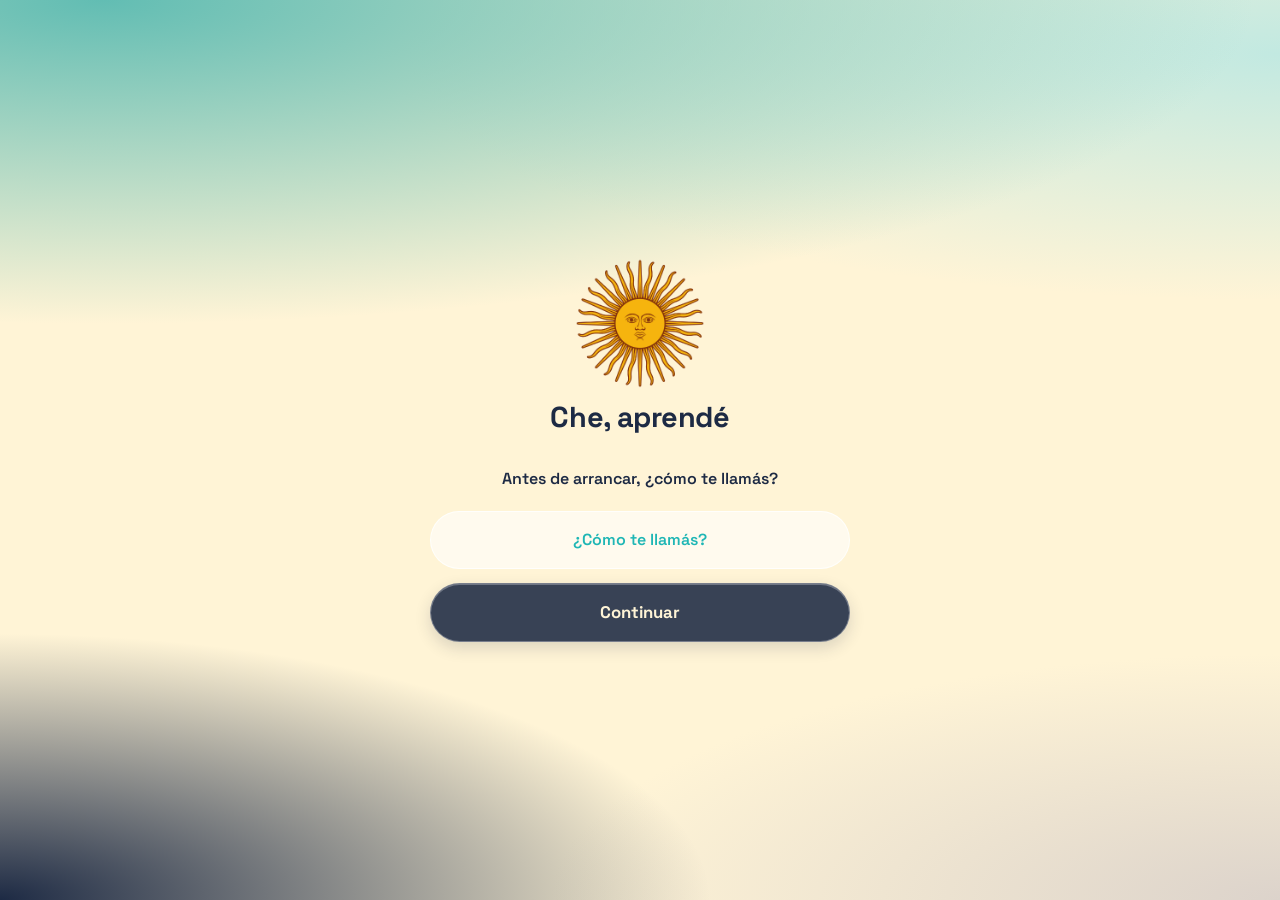
<file: index.html>
<!DOCTYPE html>
<html lang="es">
<head>
  <meta charset="UTF-8" />
  <meta name="viewport" content="width=device-width, initial-scale=1.0, viewport-fit=cover" />
  <meta name="theme-color" content="#bfe2dc" />
  <title>Che, aprendé</title>
  <meta http-equiv="Cache-Control" content="no-cache" />
  <!-- CACHE_VERSION: subí este número cada vez que se publique un cambio,
       asi el celular baja los archivos nuevos en vez de usar la copia guardada. -->
  <link rel="apple-touch-icon" href="icons/apple-touch-icon.png" />
  <link rel="icon" type="image/png" sizes="512x512" href="icons/icon-512.png" />
  <link rel="icon" type="image/png" sizes="32x32" href="icons/favicon-32.png" />
  <link rel="preconnect" href="https://fonts.googleapis.com" />
  <link rel="preconnect" href="https://fonts.gstatic.com" crossorigin />
  <link href="https://fonts.googleapis.com/css2?family=Space+Grotesk:wght@400;500;600;700&display=swap" rel="stylesheet" />
  <link rel="stylesheet" href="css/styles.css?v=48" />
</head>
<body class="estilo-vidrio">
  <div id="onboarding-screen" class="onboarding-screen"></div>
  <div id="provincia-screen" class="provincia-screen"></div>

  <header class="app-header">
    <div class="app-brand">
      <img src="assets/sol.png" alt="" class="app-sol" />
      <h1 id="app-title">Che, aprendé</h1>
    </div>
    <div class="header-actions">
      <span id="header-streak" class="header-streak"></span>
      <button id="lang-toggle" class="lang-badge" type="button" aria-label="Cambiar idioma">AR</button>
    </div>
  </header>

  <main class="app-main">
    <section id="view-home" class="view active"><div class="view-body"></div></section>
    <section id="view-gramatica" class="view"><div class="view-body"></div></section>
    <section id="view-vocabulario" class="view"><div class="view-body"></div></section>
    <section id="view-produccion" class="view"><div class="view-body"></div></section>
    <section id="view-lectura" class="view"><div class="view-body"></div></section>
    <section id="view-aventura" class="view"><div class="view-body"></div></section>
    <section id="view-ajustes" class="view"><div class="view-body"></div></section>
  </main>

  <!-- Barra de abajo: igual en toda la app. Para sumar un botón, copiá uno y cambiá data-view, el ícono y el texto. -->
  <nav class="bottom-nav" aria-label="Menú principal">
    <div class="nav-bar">
      <button class="nav-btn active" data-view="home" type="button">
        <svg class="nav-ico" viewBox="0 0 24 24" aria-hidden="true"><path d="M3 9l9-7 9 7v11a2 2 0 0 1-2 2H5a2 2 0 0 1-2-2z"/><polyline points="9 22 9 12 15 12 15 22"/></svg>
        <span class="lbl" data-i18n="nav_home">Inicio</span>
      </button>
      <button class="nav-btn" data-view="ajustes" type="button">
        <svg class="nav-ico" viewBox="0 0 24 24" aria-hidden="true"><circle cx="12" cy="12" r="3"/><path d="M19.4 15a1.65 1.65 0 0 0 .33 1.82l.06.06a2 2 0 0 1 0 2.83 2 2 0 0 1-2.83 0l-.06-.06a1.65 1.65 0 0 0-1.82-.33 1.65 1.65 0 0 0-1 1.51V21a2 2 0 0 1-2 2 2 2 0 0 1-2-2v-.09A1.65 1.65 0 0 0 9 19.4a1.65 1.65 0 0 0-1.82.33l-.06.06a2 2 0 0 1-2.83 0 2 2 0 0 1 0-2.83l.06-.06a1.65 1.65 0 0 0 .33-1.82 1.65 1.65 0 0 0-1.51-1H3a2 2 0 0 1-2-2 2 2 0 0 1 2-2h.09A1.65 1.65 0 0 0 4.6 9a1.65 1.65 0 0 0-.33-1.82l-.06-.06a2 2 0 0 1 0-2.83 2 2 0 0 1 2.83 0l.06.06a1.65 1.65 0 0 0 1.82.33H9a1.65 1.65 0 0 0 1-1.51V3a2 2 0 0 1 2-2 2 2 0 0 1 2 2v.09a1.65 1.65 0 0 0 1 1.51 1.65 1.65 0 0 0 1.82-.33l.06-.06a2 2 0 0 1 2.83 0 2 2 0 0 1 0 2.83l-.06.06a1.65 1.65 0 0 0-.33 1.82V9a1.65 1.65 0 0 0 1.51 1H21a2 2 0 0 1 2 2 2 2 0 0 1-2 2h-.09a1.65 1.65 0 0 0-1.51 1z"/></svg>
        <span class="lbl" data-i18n="nav_settings">Ajustes</span>
      </button>
    </div>
  </nav>

  <!-- datos -->
  <script src="data/vocab.data.js?v=48"></script>
  <script src="data/grammar.data.js?v=48"></script>
  <script src="data/grammar.de.data.js?v=48"></script>
  <script src="data/produccion.data.js?v=48"></script>
  <script src="data/provincias.data.js?v=48"></script>
  <script src="data/verbos.data.js?v=48"></script>
  <script src="data/camino.data.js?v=48"></script>
  <script src="data/mapa.data.js?v=48"></script>
  <script src="data/de/vocab.de.data.js?v=48"></script>
  <script src="data/de/verbos.de.data.js?v=48"></script>
  <script src="data/de/camino.de.data.js?v=48"></script>
  <script src="data/de/mapa.de.data.js?v=48"></script>
  <!-- lógica -->
  <script src="js/storage.js?v=48"></script>
  <script src="js/i18n.js?v=48"></script>
  <script src="js/streak.js?v=48"></script>
  <script src="js/util.js?v=48"></script>
  <script src="js/exercise.js?v=48"></script>
  <script src="js/conjugador.js?v=48"></script>
  <script src="js/conjugador.de.js?v=48"></script>
  <script src="js/formats.js?v=48"></script>
  <script src="js/formats.de.js?v=48"></script>
  <script src="js/dificultad.js?v=48"></script>
  <script src="js/idioma.js?v=48"></script>
  <script src="js/packs.js?v=48"></script>
  <script src="js/mapa.js?v=48"></script>
  <script src="js/aventura.js?v=48"></script>
  <script src="js/vocab.js?v=48"></script>
  <script src="js/grammar.js?v=48"></script>
  <script src="js/produccion.js?v=48"></script>
  <script src="js/lectura.js?v=48"></script>
  <script src="js/app.js?v=48"></script>
</body>
</html>
</file>
<file: css/styles.css>
/* ---- Variables / temas ----
   Paleta autorizada para toda la app (excepto el contenido propio de cada
   provincia en Lectura, como Buenos Aires, que tiene su propio diseño):
   crema #fff4d6, navy #1d2a44, rosa #d4cdce, cian #1fb6b5,
   blanco #ffffff (textos puntuales de Inicio), menta #b8f7e4 (flechas de Inicio). */
:root {
  --bg: #fff4d6;
  --text: #1d2a44;
  --muted: rgba(29, 42, 68, 0.62);
  --card: #d4cdce;
  --border: #d4cdce;
  --accent: #1fb6b5;
  --accent-ink: #1d2a44;
  --radius: 16px;
  --v2-cream: #fff4d6;
  --v2-navy: #1d2a44;
  --v2-pink: #d4cdce;
  --v2-cyan: #1fb6b5;
  --v2-white: #ffffff;
  --v2-mint: #b8f7e4;
}
* { box-sizing: border-box; }

/* ---- Onboarding ---- */
#onboarding-screen { display: none; }
body.onboarding-active #onboarding-screen {
  display: flex;
  align-items: center;
  justify-content: center;
  min-height: 100vh;
  padding: 24px 16px;
  background: var(--v2-cream);
}
body.onboarding-active .app-header,
body.onboarding-active .app-main,
body.onboarding-active .bottom-nav { display: none; }

.onboarding-card { width: 100%; max-width: 420px; text-align: center; }
.onboarding-sol { width: 130px; height: 130px; margin: 0 auto 8px; display: block; }
.onboarding-title { font-size: 1.8rem; font-weight: 700; color: var(--v2-navy); margin: 4px 0 28px; letter-spacing: -0.01em; }
.onboarding-subtitle { color: var(--v2-navy); font-weight: 600; margin-bottom: 20px; }
.onboarding-input {
  display: block; width: 100%;
  background: var(--v2-pink); border: none; border-radius: 999px;
  padding: 16px 20px; margin-bottom: 14px;
  font: inherit; font-size: 1rem; text-align: center; color: var(--v2-navy);
}
.onboarding-input::placeholder { color: var(--v2-cyan); font-weight: 600; }
.onboarding-continue-btn {
  display: block; width: 100%;
  background: var(--v2-navy); color: var(--v2-cream);
  border: none; border-radius: 999px; padding: 16px;
  font: inherit; font-weight: 700; font-size: 1.05rem; cursor: pointer;
}
.onboarding-continue-btn:active { transform: scale(0.98); }
.onboarding-options { display: grid; gap: 12px; }
.onboarding-option {
  display: flex; align-items: center; justify-content: center;
  width: 100%;
  background: var(--v2-navy); color: var(--v2-cream);
  border: none; border-radius: 999px; padding: 16px;
  cursor: pointer; font: inherit; font-weight: 700; font-size: 1rem;
}
.onboarding-option:active { transform: scale(0.98); }
.onboarding-option:disabled { opacity: 0.4; cursor: not-allowed; }
.onboarding-option:disabled:active { transform: none; }

/* ---- Pantalla completa de provincia (Lectura) ---- */
#provincia-screen { display: none; }
body.provincia-active #provincia-screen {
  display: flex;
  flex-direction: column;
  height: 100vh;
  height: 100dvh;
}
body.provincia-active .app-header,
body.provincia-active .app-main,
body.provincia-active .bottom-nav { display: none; }

.provincia-content { flex: 1 1 auto; overflow-y: auto; -webkit-overflow-scrolling: touch; }
.provincia-back-btn {
  flex: 0 0 auto;
  display: block;
  width: 100%;
  border: none;
  padding: 16px;
  font: inherit;
  font-weight: 700;
  font-size: 1rem;
  cursor: pointer;
}
.provincia-back-btn.generic { background: var(--v2-navy); color: var(--v2-cream); }
/* Excepcion: diseno propio de cada provincia (ej. Buenos Aires), no sigue la paleta general */
.provincia-back-btn.ba { background: #1d2a44; color: #d39e22; border-top: 3px solid #d39e22; }

body {
  margin: 0;
  font-family: "Space Grotesk", system-ui, -apple-system, "Segoe UI", Roboto, sans-serif;
  background: var(--bg);
  color: var(--text);
  line-height: 1.5;
  -webkit-font-smoothing: antialiased;
}

/* ---- Header ---- */
.app-header {
  position: sticky;
  top: 0;
  z-index: 10;
  display: flex;
  align-items: center;
  justify-content: space-between;
  gap: 8px;
  background: var(--v2-cream);
  border-bottom: 3px solid var(--v2-cyan);
  padding: 12px 16px calc(10px + env(safe-area-inset-top));
}
.app-brand { display: flex; align-items: center; gap: 8px; flex: 1 1 auto; min-width: 0; }
.app-sol { width: 32px; height: 32px; flex: 0 0 auto; display: block; }
.app-header h1 {
  flex: 1 1 auto;
  min-width: 0;
  margin: 0;
  font-size: 1.1rem;
  font-weight: 700;
  color: var(--v2-navy);
  letter-spacing: -0.01em;
  white-space: nowrap;
  overflow: hidden;
  text-overflow: ellipsis;
}
.header-actions {
  display: flex;
  align-items: center;
  gap: 8px;
  flex: 0 0 auto;
}
.lang-badge {
  display: flex;
  align-items: center;
  justify-content: center;
  width: 36px;
  height: 36px;
  border-radius: 50%;
  border: none;
  background: var(--v2-pink);
  color: var(--v2-navy);
  font-weight: 700;
  font-size: 0.75rem;
  cursor: pointer;
}
.lang-badge:active { transform: scale(0.95); }

/* ---- Layout ---- */
.app-main {
  max-width: 640px;
  margin: 0 auto;
  padding: 20px 16px 110px;
}
.view { display: none; }
.view.active { display: block; animation: fade 0.18s ease; }
@keyframes fade { from { opacity: 0; transform: translateY(4px); } to { opacity: 1; transform: none; } }

h2 { font-size: 1.3rem; margin: 0 0 6px; letter-spacing: -0.01em; }
.greet { font-size: 1.5rem; }
.muted { color: var(--muted); }
.home-subtitle { margin: 4px 0 0; }
.small { font-size: 0.85rem; }
hr { border: none; border-top: 1px solid var(--border); margin: 22px 0; color: var(--v2-navy); }

/* ---- Botones ---- */
.btn {
  font: inherit;
  font-weight: 700;
  border: none;
  background: var(--v2-navy);
  color: var(--v2-cream);
  padding: 14px 18px;
  border-radius: 999px;
  cursor: pointer;
  transition: transform 0.05s ease, opacity 0.15s ease;
}
.btn:active { transform: scale(0.98); }
.btn.primary { background: var(--v2-navy); color: var(--v2-cream); }
.btn.ghost { background: transparent; color: var(--v2-navy); border: 2px solid var(--v2-navy); }
.btn.danger { background: transparent; color: var(--v2-navy); border: 2px solid var(--v2-navy); }
.btn.wide { display: block; width: 100%; margin-top: 12px; }
.btn:disabled { opacity: 0.5; cursor: default; }

.back-link {
  font: inherit;
  background: none;
  border: none;
  color: var(--v2-navy);
  cursor: pointer;
  padding: 0 0 10px;
  font-weight: 700;
}

/* ---- Inicio ---- */
/* Inicio entra en una pantalla sin scroll: deja justo lugar para la barra de abajo */
body[data-view="home"] .app-main { padding-bottom: 88px; }
.home-grid { display: flex; flex-direction: column; gap: 12px; margin-top: 16px; }
.home-card {
  display: block;
  width: 100%;
  text-align: left;
  border: none;
  background: var(--v2-navy);
  color: var(--v2-cream);
  border-radius: 20px;
  padding: 18px 20px;
  cursor: pointer;
  transition: transform 0.06s ease;
  font: inherit;
}
.home-card:active { transform: scale(0.98); }
.home-card-cyan { background: var(--v2-cyan); }
.home-card-pink { background: var(--v2-pink); }
.hc-title { font-weight: 700; font-size: 1.15rem; color: var(--v2-cream); }
.hc-title-navy { color: var(--v2-navy); }
.hc-sub { color: var(--v2-cyan); font-size: 0.9rem; margin-top: 6px; font-weight: 600; }
.hc-sub-white { color: var(--v2-white); }
.namebox { margin-top: 14px; }

.home-badge {
  display: inline-block;
  background: var(--v2-pink);
  color: var(--v2-navy);
  font-size: 0.75rem;
  font-weight: 700;
  padding: 6px 14px;
  border-radius: 999px;
  margin-bottom: 10px;
}

.home-cta {
  display: inline-flex;
  align-items: center;
  gap: 8px;
  background: var(--v2-cyan);
  color: var(--v2-white);
  font-weight: 700;
  font-size: 0.9rem;
  padding: 12px 20px;
  border-radius: 999px;
  margin-top: 14px;
}
.home-cta-navy { background: var(--v2-navy); }
.home-cta-arrow { color: var(--v2-mint); font-weight: 700; }

.home-progress {
  background: var(--v2-cream);
  border-radius: 999px;
  height: 10px;
  overflow: hidden;
  margin-top: 10px;
}
.home-progress-fill { background: var(--v2-navy); height: 100%; border-radius: 999px; }
/* En una tarjeta navy (la de Aventura) el avance va en cian sobre una pista tenue; si no, el navy se confundiría con la tarjeta */
.home-card-navy .home-progress { background: rgba(255, 244, 214, 0.22); }
.home-card-navy .home-progress-fill { background: var(--v2-cyan); }

.home-row { display: flex; gap: 12px; }
.home-row .home-card { flex: 1; padding: 14px 16px; }
.home-row .hc-title { font-size: 1rem; }
.home-row .hc-sub { font-size: 0.82rem; }

.streak-row { display: flex; align-items: center; gap: 8px; margin-top: 10px; }
/* El saludo y el selector de modo comparten fila (así Inicio no suma altura); con un nombre muy largo, el selector baja */
.home-head { display: flex; align-items: center; justify-content: space-between; flex-wrap: wrap; gap: 6px 12px; margin-bottom: 6px; }
.home-head .greet { margin-bottom: 0; }
.modo-selector { display: flex; padding: 3px; border-radius: 999px; background: var(--v2-pink); }
.modo-btn {
  font: inherit; font-weight: 700; font-size: 0.8rem; padding: 6px 9px; border: none; border-radius: 999px;
  background: transparent; color: var(--v2-navy); cursor: pointer;
}
.modo-btn.activo { background: var(--v2-navy); color: var(--v2-cream); }
.streak-flame { font-size: 1.4rem; line-height: 1; filter: grayscale(1); opacity: 0.4; transition: filter 0.2s ease, opacity 0.2s ease; }
.streak-flame.active { filter: none; opacity: 1; }
.streak-text { font-weight: 600; }

.header-streak { display: flex; align-items: center; gap: 3px; font-weight: 700; font-size: 0.9rem; padding: 0 2px; color: var(--v2-navy); }
.header-streak .streak-flame { font-size: 1.05rem; }

/* ---- Lectura: Buenos Aires (excepcion, diseno propio de esta provincia) ---- */
.ba-header-img { display: block; width: 100%; height: auto; }
.ba-panel {
  position: relative;
  display: block;
  background: #1d2a44;
  border-top: 4px solid #d39e22;
  padding: 22px 20px 30px;
  text-align: center;
  min-height: calc(100% - 145px);
}
.ba-corner-left, .ba-corner-right { position: absolute; top: 0; width: 56px; height: auto; }
.ba-corner-left { left: 0; }
.ba-corner-right { right: 0; }
.ba-sol { width: 44px; height: auto; margin: 0 auto 14px; display: block; }
.ba-title {
  color: #a390bc;
  font-weight: 700;
  font-size: 1.1rem;
  letter-spacing: 0.04em;
  text-transform: uppercase;
  margin: 0 0 16px;
}
.ba-text { color: #a390bc; font-size: 0.95rem; line-height: 1.7; text-align: left; margin: 0 0 14px; }
.ba-escarapela { width: 56px; height: auto; margin: 18px auto 0; display: block; }

/* ---- Tarjetas / paneles ---- */
.card {
  background: var(--card);
  border: none;
  border-radius: var(--radius);
  padding: 20px;
  margin: 12px 0;
  color: var(--v2-navy);
}
.panel { padding: 24px 16px; }
.center { text-align: center; }
.big-emoji { font-size: 2.6rem; margin-bottom: 6px; }

.progress-row { display: flex; justify-content: space-between; align-items: center; margin-bottom: 4px; }

/* ---- Filtros (vocabulario) ---- */
.filter-tabs { display: flex; gap: 6px; margin-bottom: 14px; }
.filter-tab {
  flex: 1;
  font: inherit;
  font-weight: 600;
  font-size: 0.85rem;
  padding: 9px 4px;
  border: none;
  background: var(--v2-pink);
  color: var(--v2-navy);
  border-radius: 999px;
  cursor: pointer;
  text-align: center;
}
.filter-tab.active { background: var(--v2-cyan); color: var(--v2-navy); font-weight: 700; }

/* ---- Flashcard ---- */
.flashcard { text-align: center; }
.flashcard .term { font-size: 1.7rem; font-weight: 700; }
.flashcard .back { margin-top: 16px; padding-top: 16px; border-top: 1px dashed var(--v2-navy); }
.flashcard .hu { font-size: 1.15rem; color: var(--v2-navy); font-weight: 700; }
.flashcard .example { margin-top: 10px; font-style: italic; }
.flashcard .note { margin-top: 10px; }
.hidden { display: none; }
.btn.hidden { display: none; } /* ".btn.wide" tiene más peso que ".hidden" y mostraba "Siguiente" antes de contestar */

.grades { display: grid; grid-template-columns: 1fr 1fr; gap: 8px; margin-top: 12px; }
.btn.grade { padding: 12px 8px; }

/* ---- Gramática / Lectura (listas de tarjetas) ---- */
.topic-card {
  display: block; width: 100%; text-align: left;
  background: var(--v2-navy); border: none;
  color: var(--v2-cream);
  border-radius: 20px; padding: 20px; margin: 10px 0;
  cursor: pointer;
}
.topic-card.done { border: 3px solid var(--v2-cyan); }
.topic-title { font-weight: 700; font-size: 1.05rem; color: var(--v2-cream); }
.topic-sub { color: var(--v2-cyan); font-size: 0.85rem; margin-top: 6px; font-weight: 600; }
.lesson {
  background: var(--v2-pink); border: none;
  border-left: 4px solid var(--v2-cyan);
  border-radius: 12px; padding: 14px 16px; margin: 12px 0;
  color: var(--v2-navy);
}
.examples { margin: 12px 0; padding-left: 18px; }
.examples li { margin: 6px 0; color: var(--muted); }

.question { font-size: 1.15rem; text-align: center; }
.blank {
  display: inline-block; min-width: 54px;
  border-bottom: 2px solid var(--v2-cyan);
  margin: 0 4px; color: transparent; letter-spacing: 2px;
}

.options { display: grid; gap: 10px; }
.btn.option { text-align: center; font-size: 1.05rem; background: var(--v2-navy); color: var(--v2-cream); }
.btn.option.right { background: var(--v2-cyan); color: var(--v2-navy); }
.btn.option.wrong { background: var(--v2-pink); color: var(--v2-navy); opacity: 0.75; }

.inline { display: flex; gap: 8px; margin-top: 4px; }
.inline .text-input { flex: 1; }

.text-input {
  font: inherit;
  width: 100%;
  padding: 13px 16px;
  border: 2px solid transparent;
  border-radius: 999px;
  background: var(--v2-pink);
  color: var(--v2-navy);
}
.text-input::placeholder { color: var(--v2-navy); opacity: 0.55; }
.text-input:focus { outline: none; border-color: var(--v2-cyan); }
.text-input.right { border-color: var(--v2-cyan); }
.text-input.wrong { border-color: var(--v2-navy); }
.hint { margin: 2px 0 10px; }

/* ---- Aventura: el mapa (formas simples; el arte se enchufa desde data/mapa.data.js) ---- */
.av-info {
  position: sticky; z-index: 9; display: flex; align-items: center; gap: 10px;
  padding: 8px 2px; background: var(--v2-cream);
}
.av-info-titulo { font-weight: 700; font-size: 1.15rem; }
.av-info-datos { flex: 1; min-width: 0; }
.av-yo { padding: 8px 14px; font-size: 0.85rem; white-space: nowrap; }

/* El lienzo mantiene la proporción del dibujo (alto = ancho x proporción), y todo adentro se ubica en % */
/* El contenedor de afuera estira el mapa a todo el ancho de la pantalla; el alto del de adentro es un % del ancho de SU padre,
   por eso los dos tienen que medir lo mismo */
.av-mapa-ext { margin: 0 -16px; }
.av-mapa { position: relative; width: 100%; height: 0; overflow: hidden; }
/* Suelo de abajo del mapa: cubre el espacio que la pantalla deja debajo (detrás de la barra), con el color del suelo de la primera zona */
.av-suelo { height: 110px; margin: 0 -16px -110px; background-image: linear-gradient(rgba(29, 42, 68, 0), rgba(29, 42, 68, 0.1)); }
.av-capa { position: absolute; top: 0; left: 0; width: 100%; height: 100%; }
.av-banda.a { fill: var(--v2-pink); opacity: 0.22; }
.av-banda.b { fill: var(--v2-cyan); opacity: 0.1; }
.av-d-cian { fill: var(--v2-cyan); opacity: 0.3; }
.av-d-navy { fill: var(--v2-navy); opacity: 0.09; }
.av-d-rosa { fill: var(--v2-pink); opacity: 0.6; }
.av-trazo { fill: none; stroke-linecap: round; stroke-linejoin: round; stroke-width: 12px; vector-effect: non-scaling-stroke; }
.av-trazo.base { stroke: var(--v2-pink); }
.av-trazo.hecho { stroke: var(--v2-cyan); }

.av-cartel {
  position: absolute; left: 50%; transform: translate(-50%, -50%); z-index: 2;
  display: grid; justify-items: center; padding: 6px 24px; border-radius: 999px; white-space: nowrap; line-height: 1.3;
  background: var(--v2-navy); color: var(--v2-cream);
}
.av-cartel-nombre { font-weight: 700; }
.av-cartel-sub { font-size: 0.72rem; color: var(--v2-cyan); font-weight: 600; }

/* Cada nivel: el botón mide lo mismo en cualquier celular (no se achica con el mapa) */
.av-nodo {
  position: absolute; z-index: 3; transform: translate(-50%, -28px); width: 112px;
  display: flex; flex-direction: column; align-items: center;
  background: none; border: none; padding: 0; font: inherit; color: inherit; cursor: pointer;
  -webkit-tap-highlight-color: transparent;
}
.av-punto {
  width: 56px; height: 56px; border-radius: 50%; display: grid; place-items: center;
  font-weight: 700; font-size: 1.15rem; background: var(--v2-navy); color: var(--v2-cream);
  box-shadow: 0 4px 0 rgba(29, 42, 68, 0.28); transition: transform 0.12s ease;
}
.av-nodo:active .av-punto { transform: scale(0.94); }
.av-nodo.sel .av-punto { transform: scale(1.1); }
.av-nodo.hecho .av-punto { background: var(--v2-cyan); color: var(--v2-navy); }
.av-nodo.bloqueado .av-punto { background: var(--v2-pink); color: var(--v2-navy); opacity: 0.9; box-shadow: none; }
.av-nodo.actual .av-punto {
  box-shadow: 0 0 0 5px var(--v2-cream), 0 0 0 9px var(--v2-cyan);
  animation: av-latido 1.8s ease-in-out infinite;
}
@keyframes av-latido { 0%, 100% { transform: scale(1); } 50% { transform: scale(1.07); } }
@media (prefers-reduced-motion: reduce) { .av-nodo.actual .av-punto { animation: none; } }
.av-pie {
  margin-top: 6px; max-width: 112px; padding: 1px 6px; border-radius: 8px; overflow: hidden;
  font-size: 0.72rem; line-height: 1.15; font-weight: 600; text-align: center;
  background: rgba(255, 244, 214, 0.88);
  display: -webkit-box; -webkit-line-clamp: 2; -webkit-box-orient: vertical;
}
.av-nodo.bloqueado .av-pie { opacity: 0.6; }

.av-estrellas { letter-spacing: 1px; line-height: 1; }
.av-punto .av-estrellas { font-size: 0.72rem; }
.av-estrellas .on { color: var(--v2-cyan); }
.av-estrellas .off { color: var(--v2-navy); opacity: 0.25; }
.av-punto .av-estrellas .on { color: var(--v2-navy); }
.av-punto .av-estrellas .off { opacity: 0.3; }
.panel .av-estrellas { display: block; font-size: 2.2rem; letter-spacing: 6px; margin: 6px 0 4px; }

/* Hoja de abajo con el detalle del nivel tocado (por encima del menú de abajo) */
.av-hoja {
  position: fixed; left: 12px; right: 12px; bottom: calc(92px + env(safe-area-inset-bottom)); z-index: 11;
  max-width: 616px; margin: 0 auto; padding: 16px 18px; border-radius: 22px;
  background: var(--v2-navy); color: var(--v2-cream);
  transform: translateY(calc(100% + 130px)); pointer-events: none; transition: transform 0.2s ease;
}
.av-hoja.abierta { transform: none; pointer-events: auto; }
.av-hoja-cab { display: flex; justify-content: space-between; align-items: flex-start; gap: 12px; }
.av-hoja-titulo { font-weight: 700; font-size: 1.1rem; }
.av-hoja .av-sub { font-size: 0.85rem; color: var(--v2-cyan); font-weight: 600; margin-top: 2px; }
.av-hoja-x { background: none; border: none; color: var(--v2-cream); font-size: 1.2rem; cursor: pointer; padding: 0 2px; }
.av-hoja .av-estrellas { display: block; margin-top: 8px; font-size: 1.4rem; letter-spacing: 4px; }
.av-hoja .av-estrellas .off { color: var(--v2-cream); }
.av-hoja-aviso { margin: 10px 0 0; color: var(--v2-cream); opacity: 0.85; }
.av-hoja .btn.primary { background: var(--v2-cyan); color: var(--v2-navy); }
.av-hoja .btn.ghost { color: var(--v2-cream); border-color: var(--v2-cream); }

.av-cabecera { display: flex; align-items: center; gap: 12px; margin-bottom: 12px; }
.av-salir { padding: 0; white-space: nowrap; }
.av-barra { flex: 1; height: 10px; border-radius: 999px; background: var(--v2-pink); overflow: hidden; }
.av-barra-relleno { height: 100%; background: var(--v2-cyan); border-radius: 999px; transition: width 0.2s ease; }

/* ---- Ordenar la frase / Unir (formatos de Aventura) ---- */
.order-answer {
  min-height: 58px; display: flex; flex-wrap: wrap; align-content: flex-start; gap: 8px;
  padding: 10px; margin-top: 4px; border-radius: 14px;
  background: var(--v2-pink); border: 2px solid transparent;
}
.order-answer.right { border-color: var(--v2-cyan); }
.order-answer.wrong { border-color: var(--v2-navy); }
.order-bank { display: flex; flex-wrap: wrap; gap: 8px; margin: 12px 0 4px; }
.chip {
  font: inherit; font-weight: 600; font-size: 1rem; padding: 9px 14px;
  border: none; border-radius: 999px; cursor: pointer;
  background: var(--v2-navy); color: var(--v2-cream);
}
.chip:active { transform: scale(0.97); }
.order-answer .chip { background: var(--v2-cyan); color: var(--v2-navy); }
.chip:disabled { cursor: default; }
.order-actions { display: flex; gap: 8px; margin-top: 8px; }
.order-actions .btn { flex: 1; }

.match-grid { display: grid; grid-template-columns: 1fr 1fr; gap: 10px; margin-top: 4px; }
.match-col { display: grid; gap: 8px; align-content: start; }
.match-item {
  font: inherit; font-weight: 600; font-size: 0.95rem; padding: 12px 8px; min-height: 52px;
  border: 2px solid transparent; border-radius: 14px; cursor: pointer; text-align: center;
  background: var(--v2-navy); color: var(--v2-cream);
}
.match-item.selected { border-color: var(--v2-cyan); }
.match-item.right { background: var(--v2-cyan); color: var(--v2-navy); cursor: default; }
.match-item.wrong { background: var(--v2-pink); color: var(--v2-navy); }

/* ---- Feedback ---- */
.feedback { margin-top: 12px; border-radius: 14px; }
.feedback.ok, .feedback.no { padding: 14px 16px; }
.feedback.ok { background: var(--v2-pink); border-left: 5px solid var(--v2-cyan); }
.feedback.no { background: var(--v2-navy); }
.fb-head { font-weight: 700; }
.feedback.ok .fb-head { color: var(--v2-navy); }
.feedback.no .fb-head { color: var(--v2-cream); }
.feedback.ok .fb-explain { margin-top: 4px; font-size: 0.92rem; color: var(--v2-navy); opacity: 0.75; }
.feedback.no .fb-explain { margin-top: 4px; font-size: 0.92rem; color: var(--v2-cream); opacity: 0.85; }

/* ---- Ajustes ---- */
.field { display: block; margin: 14px 0; }
.field-label { display: block; font-size: 0.85rem; color: var(--muted); margin-bottom: 6px; }

/* ---- Barra de abajo ----
   Una sola, flotante, igual en todas las pantallas y en los dos modos (solo se esconde en el onboarding
   y en la elección de provincia). La franja de afuera es transparente y no atrapa toques: solo la píldora. */
.bottom-nav {
  position: fixed; bottom: 0; left: 0; right: 0; z-index: 10;
  display: flex; justify-content: center;
  padding: 0 16px calc(12px + env(safe-area-inset-bottom));
  pointer-events: none;
}
.nav-bar {
  pointer-events: auto;
  display: flex; gap: 4px; padding: 6px;
  background: var(--v2-navy); border-radius: 999px;
  box-shadow: 0 6px 18px rgba(29, 42, 68, 0.28);
}
.nav-btn {
  cursor: pointer; min-width: 84px;
  display: flex; flex-direction: column; align-items: center; justify-content: center; gap: 2px;
  background: transparent; border: none; border-radius: 999px;
  color: var(--v2-cream); opacity: 0.8;
  font: inherit; font-weight: 600; font-size: 0.7rem; line-height: 1.2;
  padding: 8px 18px;
  white-space: nowrap;
  transition: background 0.15s ease, color 0.15s ease, opacity 0.15s ease;
}
.nav-btn:active { transform: scale(0.97); }
.nav-btn.active { background: var(--v2-cyan); color: var(--v2-navy); opacity: 1; font-weight: 700; }
.nav-ico {
  width: 22px; height: 22px; display: block;
  fill: none; stroke: currentColor; stroke-width: 2; stroke-linecap: round; stroke-linejoin: round;
}

/* ---- Estilo "vidrio" (toda la app) ----
   Se activa con la clase estilo-vidrio del <body> (en index.html; sacándola vuelve el estilo plano de antes). Mismos
   colores de la paleta, pero con fondo degradado y tarjetas, botones y barra de vidrio (translúcidos).
   El desenfoque (backdrop-filter) solo va en pocos elementos grandes (encabezado, barra, tarjetas de Inicio, tarjetas
   de contenido, hoja del nivel): en las listas largas y en los 164 niveles del mapa sería pesado para celulares viejos.
   Si el celular no soporta el desenfoque, o se pidió menos transparencia, cae a colores sólidos (final de la sección). */
/* Color de la franja de arriba del navegador del celular (hora, isla dinámica): el celeste verdoso del degradado, no el crema de base.
   Va junto con el <meta name="theme-color"> de index.html (el mismo color). */
html:has(body.estilo-vidrio) { background-color: #bfe2dc; }
body.estilo-vidrio { background: transparent; } /* si el body pintara su fondo, taparía el degradado de ::before */
body.estilo-vidrio::before {
  content: ""; position: fixed; inset: 0; z-index: -1; pointer-events: none;
  background:
    radial-gradient(125% 50% at 8% 0%, #62bdb3 0%, rgba(98, 189, 179, 0) 72%),
    radial-gradient(95% 38% at 100% 6%, #c2e9e1 0%, rgba(194, 233, 225, 0) 72%),
    radial-gradient(75% 40% at 0% 100%, #1d2a44 0%, rgba(29, 42, 68, 0) 74%),
    radial-gradient(75% 36% at 100% 100%, #dcd3cb 0%, rgba(220, 211, 203, 0) 76%),
    #fff4d6;
}
body.estilo-vidrio .app-header {
  background: rgba(255, 255, 255, 0.38);
  -webkit-backdrop-filter: blur(16px) saturate(1.3); backdrop-filter: blur(16px) saturate(1.3);
}
body.estilo-vidrio .lang-badge {
  background: rgba(255, 255, 255, 0.3); border: 1.5px solid rgba(255, 255, 255, 0.65);
  -webkit-backdrop-filter: blur(10px); backdrop-filter: blur(10px);
}
body.estilo-vidrio .greet { color: #0f192c; }
body.estilo-vidrio .home-subtitle { color: rgba(29, 42, 68, 0.66); font-weight: 600; }
body.estilo-vidrio .streak-text { color: #c4651b; font-weight: 700; }
body.estilo-vidrio .modo-selector {
  background: rgba(255, 255, 255, 0.34); border: 1.5px solid rgba(255, 255, 255, 0.6);
  -webkit-backdrop-filter: blur(12px); backdrop-filter: blur(12px);
}
body.estilo-vidrio .modo-btn.activo { background: rgba(29, 42, 68, 0.88); }

body.estilo-vidrio .home-grid { gap: 14px; }
body.estilo-vidrio .home-card {
  position: relative; overflow: hidden;
  padding: 20px 22px; border-radius: 28px;
  border: 1.5px solid rgba(255, 255, 255, 0.5);
  box-shadow: 0 10px 30px rgba(29, 42, 68, 0.18), inset 0 1px 0 rgba(255, 255, 255, 0.5);
  -webkit-backdrop-filter: blur(16px) saturate(1.4); backdrop-filter: blur(16px) saturate(1.4);
}
/* Brillo suave en la esquina de arriba (la "luz" del vidrio) */
body.estilo-vidrio .home-card::before {
  content: ""; position: absolute; inset: 0; pointer-events: none; border-radius: inherit;
  background: linear-gradient(135deg, rgba(255, 255, 255, 0.26) 0%, rgba(255, 255, 255, 0) 42%);
}
body.estilo-vidrio .home-card > * { position: relative; }
body.estilo-vidrio .home-card-navy { background: rgba(29, 42, 68, 0.76); }
body.estilo-vidrio .home-card-cyan { background: rgba(212, 243, 229, 0.66); }
body.estilo-vidrio .home-card-pink { background: rgba(212, 205, 206, 0.52); }
body.estilo-vidrio .hc-sub-white { color: rgba(29, 42, 68, 0.78); }
body.estilo-vidrio .home-row .home-card { padding: 16px 18px; }
body.estilo-vidrio .home-badge {
  background: rgba(255, 255, 255, 0.82); border: 1.5px solid rgba(255, 255, 255, 0.9);
}
body.estilo-vidrio .home-progress { background: rgba(255, 255, 255, 0.78); }
body.estilo-vidrio .home-cta {
  background: rgba(31, 182, 181, 0.92); border: 1.5px solid rgba(255, 255, 255, 0.5);
  box-shadow: inset 0 1px 0 rgba(255, 255, 255, 0.4);
}
body.estilo-vidrio .home-cta-navy { background: rgba(29, 42, 68, 0.88); }
body.estilo-vidrio .home-cta .home-cta-arrow { color: #fff; }
body.estilo-vidrio .home-cta-navy .home-cta-arrow { color: var(--v2-cyan); }

body.estilo-vidrio .nav-bar {
  background: rgba(255, 255, 255, 0.76); border: 1.5px solid rgba(255, 255, 255, 0.85);
  box-shadow: 0 10px 30px rgba(29, 42, 68, 0.22), inset 0 1px 0 rgba(255, 255, 255, 0.8);
  -webkit-backdrop-filter: blur(20px) saturate(1.5); backdrop-filter: blur(20px) saturate(1.5);
}
body.estilo-vidrio .nav-btn { color: var(--v2-navy); opacity: 0.85; }
body.estilo-vidrio .nav-btn.active { background: rgba(31, 182, 181, 0.88); color: var(--v2-navy); opacity: 1; box-shadow: inset 0 1px 0 rgba(255, 255, 255, 0.45); }

/* ----- El resto de la app ----- */
/* Pantalla de bienvenida: sin el fondo crema plano, así se ve el degradado */
body.estilo-vidrio.onboarding-active #onboarding-screen { background: transparent; }
body.estilo-vidrio .onboarding-input { background: rgba(255, 255, 255, 0.58); border: 1.5px solid rgba(255, 255, 255, 0.8); }
body.estilo-vidrio .onboarding-continue-btn, body.estilo-vidrio .onboarding-option {
  background: rgba(29, 42, 68, 0.88); border: 1.5px solid rgba(255, 255, 255, 0.32);
  box-shadow: inset 0 1px 0 rgba(255, 255, 255, 0.28), 0 6px 16px rgba(29, 42, 68, 0.16);
}

/* Tarjetas de contenido (pregunta, tarjeta de vocabulario, paneles) */
body.estilo-vidrio .card {
  background: rgba(255, 255, 255, 0.52); border: 1.5px solid rgba(255, 255, 255, 0.75); border-radius: 24px;
  box-shadow: 0 8px 24px rgba(29, 42, 68, 0.12), inset 0 1px 0 rgba(255, 255, 255, 0.7);
  -webkit-backdrop-filter: blur(14px) saturate(1.3); backdrop-filter: blur(14px) saturate(1.3);
}
body.estilo-vidrio .flashcard .back { border-top-color: rgba(29, 42, 68, 0.3); }
body.estilo-vidrio .lesson {
  background: rgba(255, 255, 255, 0.5); border: 1.5px solid rgba(255, 255, 255, 0.75); border-left: 4px solid var(--v2-cyan);
  border-radius: 16px; box-shadow: 0 6px 18px rgba(29, 42, 68, 0.1), inset 0 1px 0 rgba(255, 255, 255, 0.6);
}

/* Botones: azul oscuro de vidrio (los "ghost" son de vidrio claro con borde) */
body.estilo-vidrio .btn {
  background: rgba(29, 42, 68, 0.88); border: 1.5px solid rgba(255, 255, 255, 0.3);
  box-shadow: inset 0 1px 0 rgba(255, 255, 255, 0.25), 0 4px 12px rgba(29, 42, 68, 0.16);
}
body.estilo-vidrio .btn.primary { background: rgba(29, 42, 68, 0.88); }
body.estilo-vidrio .btn.ghost, body.estilo-vidrio .btn.danger {
  background: rgba(255, 255, 255, 0.38); border: 1.5px solid rgba(29, 42, 68, 0.55); box-shadow: inset 0 1px 0 rgba(255, 255, 255, 0.6);
}
body.estilo-vidrio .btn.option.right { background: rgba(31, 182, 181, 0.94); color: var(--v2-navy); }
body.estilo-vidrio .btn.option.wrong { background: rgba(212, 205, 206, 0.82); color: var(--v2-navy); opacity: 0.8; }
body.estilo-vidrio .btn:disabled { opacity: 0.55; }

/* Campos de texto */
body.estilo-vidrio .text-input { background: rgba(255, 255, 255, 0.62); border: 1.5px solid rgba(255, 255, 255, 0.85); box-shadow: inset 0 1px 3px rgba(29, 42, 68, 0.08); }
body.estilo-vidrio .text-input:focus { border-color: var(--v2-cyan); }
body.estilo-vidrio .text-input.right { border-color: var(--v2-cyan); }
body.estilo-vidrio .text-input.wrong { border-color: var(--v2-navy); }

/* Aviso de acierto / error */
body.estilo-vidrio .feedback { border-radius: 18px; }
body.estilo-vidrio .feedback.ok {
  background: rgba(255, 255, 255, 0.62); border: 1.5px solid rgba(255, 255, 255, 0.85); border-left: 5px solid var(--v2-cyan);
  box-shadow: 0 6px 16px rgba(29, 42, 68, 0.1);
}
body.estilo-vidrio .feedback.no { background: rgba(29, 42, 68, 0.88); border: 1.5px solid rgba(255, 255, 255, 0.3); }

/* Filtros, listas de temas, fichas */
body.estilo-vidrio .filter-tab { background: rgba(255, 255, 255, 0.42); border: 1.5px solid rgba(255, 255, 255, 0.75); }
body.estilo-vidrio .filter-tab.active { background: rgba(31, 182, 181, 0.9); border-color: rgba(255, 255, 255, 0.5); }
body.estilo-vidrio .topic-card {
  background: rgba(29, 42, 68, 0.8); border: 1.5px solid rgba(255, 255, 255, 0.35); border-radius: 24px;
  box-shadow: 0 8px 22px rgba(29, 42, 68, 0.16), inset 0 1px 0 rgba(255, 255, 255, 0.3);
}
body.estilo-vidrio .topic-card.done { border: 2px solid var(--v2-cyan); }
body.estilo-vidrio .order-answer { background: rgba(255, 255, 255, 0.5); border: 2px solid rgba(255, 255, 255, 0.8); }
body.estilo-vidrio .order-answer.right { border-color: var(--v2-cyan); }
body.estilo-vidrio .order-answer.wrong { border-color: var(--v2-navy); }
body.estilo-vidrio .chip { background: rgba(29, 42, 68, 0.88); border: 1.5px solid rgba(255, 255, 255, 0.3); }
body.estilo-vidrio .order-answer .chip { background: rgba(31, 182, 181, 0.94); }
body.estilo-vidrio .match-item { background: rgba(29, 42, 68, 0.88); border: 2px solid rgba(255, 255, 255, 0.3); }
body.estilo-vidrio .match-item.selected { border-color: var(--v2-cyan); }
body.estilo-vidrio .match-item.right { background: rgba(31, 182, 181, 0.94); border-color: rgba(255, 255, 255, 0.4); }
body.estilo-vidrio .match-item.wrong { background: rgba(212, 205, 206, 0.9); border-color: rgba(255, 255, 255, 0.5); }

/* Aventura: mapa, niveles, cartel, hoja del nivel, barra de avance */
/* La barra de arriba del mapa ocupa todo el ancho de la pantalla (el mapa es de borde a borde: si no, parecía cortada en los costados) */
body.estilo-vidrio .av-info {
  margin: 0 -16px; padding: 8px 18px; border-radius: 0 0 22px 22px;
  background: rgba(255, 255, 255, 0.46); border-bottom: 1.5px solid rgba(255, 255, 255, 0.7);
  -webkit-backdrop-filter: blur(12px); backdrop-filter: blur(12px);
}
body.estilo-vidrio .av-cartel { background: rgba(29, 42, 68, 0.86); border: 1.5px solid rgba(255, 255, 255, 0.4); box-shadow: 0 6px 16px rgba(29, 42, 68, 0.2); }
body.estilo-vidrio .av-punto {
  background: rgba(29, 42, 68, 0.92); border: 2px solid rgba(255, 255, 255, 0.5);
  box-shadow: 0 5px 12px rgba(29, 42, 68, 0.26), inset 0 1px 0 rgba(255, 255, 255, 0.35);
}
body.estilo-vidrio .av-nodo.hecho .av-punto { background: rgba(31, 182, 181, 0.96); }
body.estilo-vidrio .av-nodo.bloqueado .av-punto { background: rgba(255, 255, 255, 0.62); border-color: rgba(255, 255, 255, 0.85); box-shadow: none; }
body.estilo-vidrio .av-nodo.actual .av-punto { box-shadow: 0 0 0 5px rgba(255, 255, 255, 0.85), 0 0 0 9px var(--v2-cyan); }
body.estilo-vidrio .av-pie { background: rgba(255, 255, 255, 0.72); }
body.estilo-vidrio .av-hoja {
  background: rgba(29, 42, 68, 0.88); border: 1.5px solid rgba(255, 255, 255, 0.35); border-radius: 26px;
  box-shadow: 0 14px 36px rgba(29, 42, 68, 0.3), inset 0 1px 0 rgba(255, 255, 255, 0.3);
  -webkit-backdrop-filter: blur(16px) saturate(1.3); backdrop-filter: blur(16px) saturate(1.3);
}
body.estilo-vidrio .av-hoja .btn.primary { background: rgba(31, 182, 181, 0.96); }
body.estilo-vidrio .av-hoja .btn.ghost { background: transparent; border-color: rgba(255, 244, 214, 0.7); }
body.estilo-vidrio .av-barra { background: rgba(255, 255, 255, 0.6); }
/* El camino que todavía no se recorrió: blanco translúcido con una sombrita, así se lee sobre cualquier fondo ilustrado */
body.estilo-vidrio .av-trazo.base { stroke: rgba(255, 255, 255, 0.88); filter: drop-shadow(0 1px 1.5px rgba(29, 42, 68, 0.28)); }

/* Aviso que aparece un momento ("Guardado") */
body.estilo-vidrio .toast {
  background: rgba(29, 42, 68, 0.9); border: 1.5px solid rgba(255, 255, 255, 0.3);
  -webkit-backdrop-filter: blur(12px); backdrop-filter: blur(12px);
}

/* Sin soporte de desenfoque, o si se pidió menos transparencia: colores sólidos (se ve parecido, sin vidrio) */
@supports not ((-webkit-backdrop-filter: blur(1px)) or (backdrop-filter: blur(1px))) {
  body.estilo-vidrio .home-card-navy { background: #2f3a52; }
  body.estilo-vidrio .home-card-cyan { background: #d9f1e6; }
  body.estilo-vidrio .home-card-pink { background: #e1dbd5; }
  body.estilo-vidrio .nav-bar, body.estilo-vidrio .modo-selector { background: #f2ece0; }
  body.estilo-vidrio .app-header { background: #f6efdc; }
  body.estilo-vidrio .card, body.estilo-vidrio .av-info { background: #f4eee3; }
  body.estilo-vidrio .av-hoja, body.estilo-vidrio .toast { background: #1d2a44; }
}
@media (prefers-reduced-transparency: reduce) {
  body.estilo-vidrio .home-card-navy { background: #2f3a52; }
  body.estilo-vidrio .home-card-cyan { background: #d9f1e6; }
  body.estilo-vidrio .home-card-pink { background: #e1dbd5; }
  body.estilo-vidrio .nav-bar, body.estilo-vidrio .modo-selector { background: #f2ece0; }
  body.estilo-vidrio .app-header { background: #f6efdc; }
  body.estilo-vidrio .card, body.estilo-vidrio .av-info { background: #f4eee3; }
  body.estilo-vidrio .av-hoja, body.estilo-vidrio .toast { background: #1d2a44; }
  body.estilo-vidrio .home-card, body.estilo-vidrio .nav-bar, body.estilo-vidrio .app-header, body.estilo-vidrio .lang-badge, body.estilo-vidrio .modo-selector,
  body.estilo-vidrio .card, body.estilo-vidrio .av-info, body.estilo-vidrio .av-hoja, body.estilo-vidrio .toast {
    -webkit-backdrop-filter: none; backdrop-filter: none;
  }
}

/* ---- Zonas de toque ----
   Algunos botones son chicos a propósito (enlaces de "Volver" y "Salir", la ✕ de la hoja, el selector de modo).
   Les agrego un borde invisible para que el dedo los encuentre (44 px o más) sin cambiar cómo se ven. */
.back-link, .av-salir, .av-hoja-x, .modo-btn { position: relative; }
.back-link::after { content: ""; position: absolute; inset: -6px; }
.av-salir::after { content: ""; position: absolute; inset: -10px -8px; }
.av-hoja-x::after { content: ""; position: absolute; inset: -10px; }
.modo-btn::after { content: ""; position: absolute; inset: -7px 0; }

/* ---- Toast ---- */
.toast {
  position: fixed; left: 50%; bottom: calc(96px + env(safe-area-inset-bottom)); transform: translateX(-50%) translateY(10px);
  background: var(--v2-navy); color: var(--v2-cream);
  padding: 10px 16px; border-radius: 999px; font-weight: 600; font-size: 0.9rem;
  opacity: 0; transition: opacity 0.25s ease, transform 0.25s ease; z-index: 50;
}
.toast.show { opacity: 1; transform: translateX(-50%) translateY(0); }

@media (min-width: 480px) {
  .nav-btn { font-size: 0.78rem; }
}

/* ---- Lecciones del modo Aventura (la pantalla para leer antes de los ejercicios) ---- */
.leccion { text-align: left; }
.lec-tag { display: inline-block; font-size: 0.72rem; font-weight: 700; letter-spacing: 0.04em; text-transform: uppercase; color: var(--v2-navy); background: rgba(31, 182, 181, 0.28); border-radius: 999px; padding: 3px 10px; margin-bottom: 8px; }
.lec-titulo { margin: 0 0 10px; font-size: 1.35rem; line-height: 1.2; color: var(--v2-navy); }
.lec-p { margin: 8px 0; line-height: 1.5; font-size: 1rem; }
.lec-nota { margin: 12px 0 4px; padding: 10px 12px; border-radius: 14px; background: rgba(255, 244, 214, 0.75); border-left: 4px solid var(--v2-cyan); font-size: 0.95rem; line-height: 1.45; }
.lec-tabla { margin: 10px 0; display: flex; flex-direction: column; gap: 6px; }
.lec-fila { display: grid; grid-template-columns: minmax(0, 1fr) minmax(0, 1fr); column-gap: 10px; padding: 8px 10px; border-radius: 12px; background: rgba(255, 255, 255, 0.55); }
.lec-a { font-weight: 700; font-size: 1.05rem; overflow-wrap: anywhere; }
.lec-b { font-size: 1rem; overflow-wrap: anywhere; }
.lec-sub { grid-column: 1 / -1; margin-top: 3px; font-size: 0.82rem; line-height: 1.35; opacity: 0.75; }
.lec-ejs { margin: 10px 0; display: flex; flex-direction: column; gap: 6px; }
.lec-ej { padding: 8px 10px; border-radius: 12px; background: rgba(255, 255, 255, 0.55); }
.lec-de { font-weight: 700; }
.lec-es { font-size: 0.92rem; opacity: 0.75; }
.lec-verbos { margin: 10px 0; display: grid; grid-template-columns: repeat(2, minmax(0, 1fr)); gap: 8px; }
.lec-verbo { padding: 8px 10px; border-radius: 12px; background: rgba(255, 255, 255, 0.55); }
.lec-verbo-t { font-size: 1.02rem; margin-bottom: 1px; }
.lec-verbo-tiempo { font-size: 0.74rem; opacity: 0.65; margin-bottom: 4px; }
.lec-vf { display: flex; justify-content: space-between; gap: 6px; font-size: 0.9rem; padding: 2px 0; border-top: 1px solid rgba(29, 42, 68, 0.08); }
.lec-pr { opacity: 0.7; }
.lec-fo { font-weight: 700; text-align: right; overflow-wrap: anywhere; }
.leccion + .btn.primary.wide { margin-top: 4px; }
</file>
